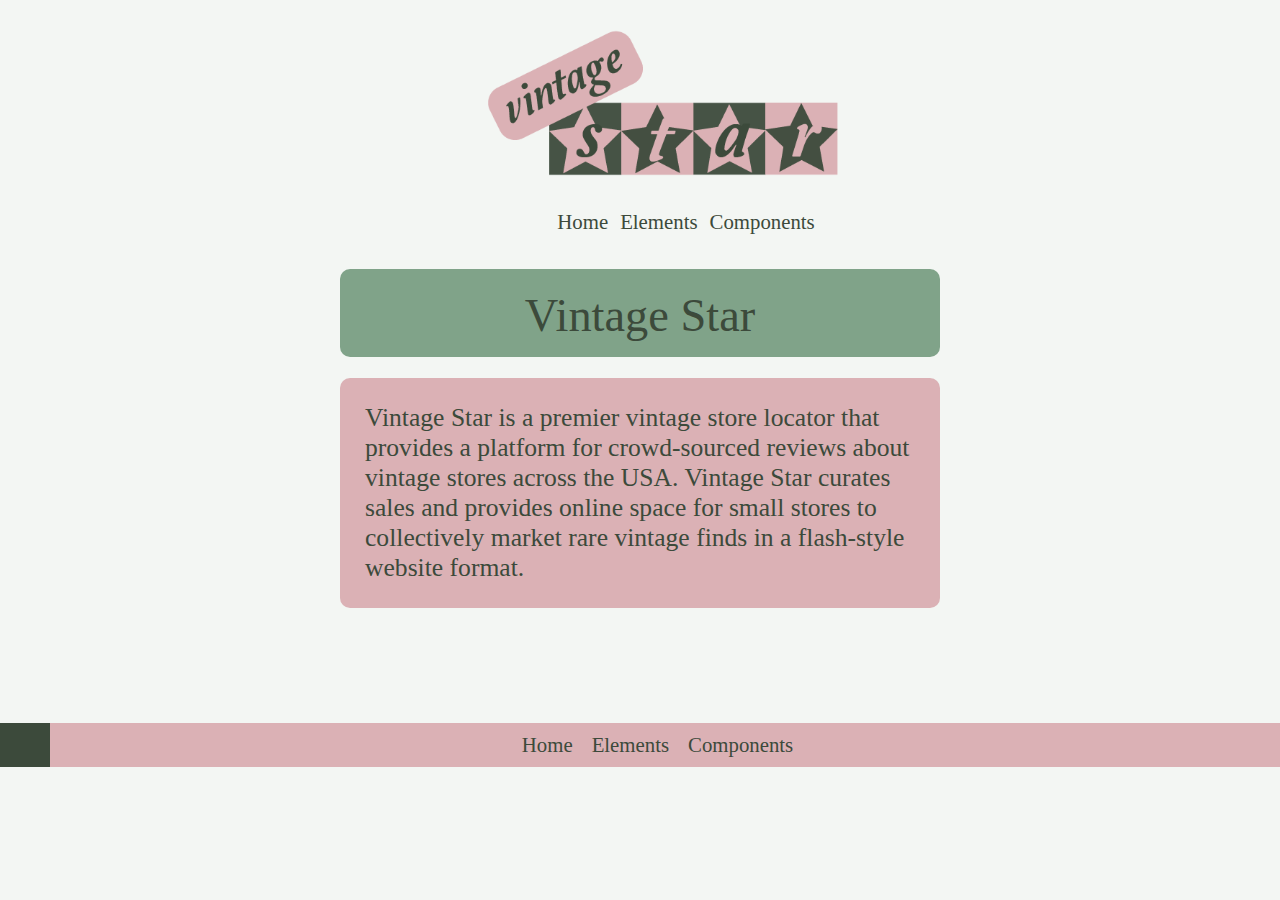
<file: index.html>
<!DOCTYPE html>
<html lang="en">
  <head>
    <title>Vintage Star</title>
    <link href="css/main.css" rel="stylesheet">
    <link rel="icon" href="img/vintagestarfavicon.png" type="image/png">
  <body>
    <header class="header">
      <figure class="header__figure--logo">
        <img src="img/vintagestarlogo.png" class="header__figure--logo" alt="Vintage Star" title="Vintage Star"/>
      </figure>
      <nav class= "header__navigation">
        <ul>
            <li class="header__navigation--link"><a href="index.html">Home</a></li>
            <li class="header__navigation--link"><a href="elements.html">Elements</a></li>
            <li class="header__navigation--link"><a href="components.html">Components</a></li>
          </ul>
      </nav>
    </header>
    <main class="main">
      <section class="main__section">
        <div class="main__section--index">
          <h1 class="background--lightgreen">Vintage Star</h1>
          <p class= "background--pink">Vintage Star is a premier vintage store locator that provides a platform for
            crowd-sourced reviews about vintage stores across the USA. Vintage Star curates
            sales and provides online space for small stores to collectively market rare vintage
            finds in a flash-style website format.</p>
      </section>
    </main>
    <footer class="footer">
         <nav class= "footer__navigation">
           <ul>
               <li class="footer__navigation--link"><a href="index.html">Home</a></li>
               <li class="footer__navigation--link"><a href="elements.html">Elements</a></li>
               <li class="footer__navigation--link"><a href="components.html">Components</a></li>
             </ul>
         </nav>
       </footer>
  </body>
</html>
</file>
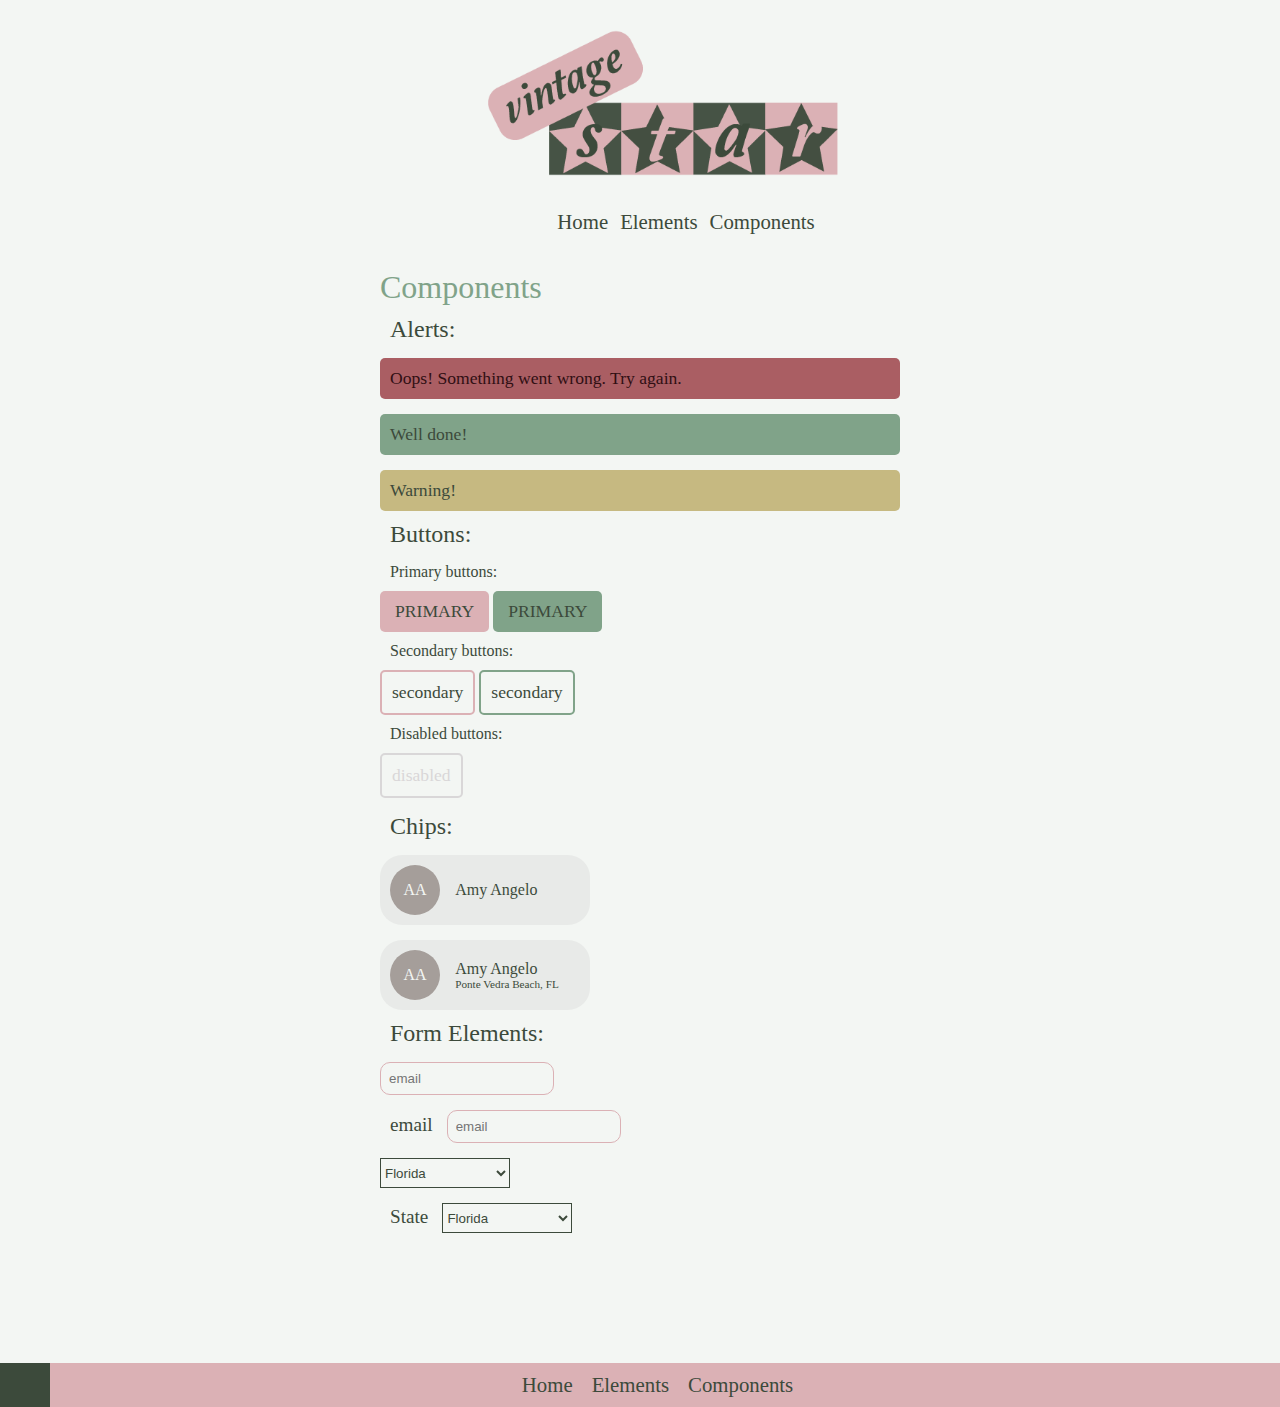
<file: components.html>
<!DOCTYPE html>
<html lang="en">
  <head>
    <title>Vintage Star Components</title>
    <link href="css/main.css" rel="stylesheet">
      <link rel="icon" href="img/vintagestarfavicon.png" type="image/png">
  </head>
  <body>
    <header class="header">
      <figure class="header__figure--logo">
        <img src="img/vintagestarlogo.png" class="header__figure--logo" alt="Vintage Star" title="Vintage Star"/>
      </figure>
      <nav class= "header__navigation">
        <ul>
            <li class="header__navigation--link"><a href="index.html">Home</a></li>
            <li class="header__navigation--link"><a href="elements.html">Elements</a></li>
            <li class="header__navigation--link"><a href="components.html">Components</a></li>
          </ul>
      </nav>
    </header>
    <main class="main">
      <section class="main__section--components">
        <h2 class="text--lightgreen">Components</h2>

        <!-- This is where your alerts go -->
        <section class="main__section--components">
            <h3>Alerts:</h3>
            <div class="item-container">
              <!-- Make sure you include error, success and notification -->
              <div class="alert--error">
                <p>Oops! Something went wrong. Try again. </p>
              </div>
            </div>
            <div class="item-container">
              <div class="alert--success">
                <p>Well done!</p>
              </div>
            </div>
              <div class="alert--warning">
                <p>Warning!</p>
              </div>
            </div>
        <!-- This is where your buttons go -->

          <h3>Buttons:</h3>
          <div class="item-container">
            <h5>Primary buttons:</h5>
            <div class="button--primarypink">
              <p>PRIMARY</p>
            </div>
            <div class="button--primarygreen">
              <p>PRIMARY</p>
            </div>
            <h5>Secondary buttons:</h5>
            <div class="button--secondarypink">
              <p>secondary</p>
            </div>
            <div class="button--secondarygreen">
              <p>secondary</p>
            </div>
            <h5>Disabled buttons:</h5>
            <div class="button--disabled">
              <p>disabled</p>
            </div>
            <!-- Make sure your button Primary, secondary and each have a hover state -->
          </div>
            </div>
        </section>

        <!-- This is where your chip goes -->
        <section class="main__section--components">
          <h3>Chips:</h3>
          <div class="item-container">
            <!-- Make sure you include a chip with a just a title and a chip with a title and description -->
            <div class="chip">
              <div class="chip__avatar">
                AA
              </div>
              <div class= "chip__text-container">
                <div class="chip__text--title">
                  Amy Angelo
                </div>
              </div>
            </div>
          </div>
            <div class="chip">
              <div class="chip__avatar">
                AA
              </div>
              <div class= "chip__text-container">
                <div class="chip__text--title">
                  Amy Angelo
                </div>
                <div class="chip__text--description">
                  Ponte Vedra Beach, FL <fieldset>
                  </div>
                  </fieldset>
              </div>
            </div>
        </section>

        <!-- This is where your form elements go -->
        <section class="main__section--components">
          <h3>Form Elements:</h3>
          <div class="item-container">
            <div class="form--element">
                <input type="text" name="email" id="email" placeholder="email"/>
            </div>
          </div>
          <div class="item-container">
            <div class="form--element">
              <label for= email>email</label>
              	<input type="text" name="email" id="email" placeholder="email"/>
            </div>
            <div class="item-container">
                <div class="form--element">
                  <select>
                      <option value="FL">Florida</option>
                      <option value="GA">Georiga</option>
                      <option value="CA">California</option>
                      <option value="NY">New York</option>
                    </select>
                </div>
            </div>
            <div class="item-container">
                <div class="form--element">
                  <label for= state>State</label>
                  <select>
                      <option value="FL">Florida</option>
                      <option value="GA">Georgia</option>
                      <option value="CA">California</option>
                      <option value="NY">New York</option>
                    </select>
                </div>
            </div>
          </div>
            <!-- Make sure you include a basic text input - with or without a label, a basic text input with an error and a basic select box - with or without a label -->
          </div>
        </section>

      </section>
      </section>
    </main>
    <footer class="footer">
       <nav class= "footer__navigation">
         <ul>
             <li class="footer__navigation--link"><a href="index.html">Home</a></li>
             <li class="footer__navigation--link"><a href="elements.html">Elements</a></li>
             <li class="footer__navigation--link"><a href="components.html">Components</a></li>
           </ul>
       </nav>
     </footer>
  </body>
</html>
</file>
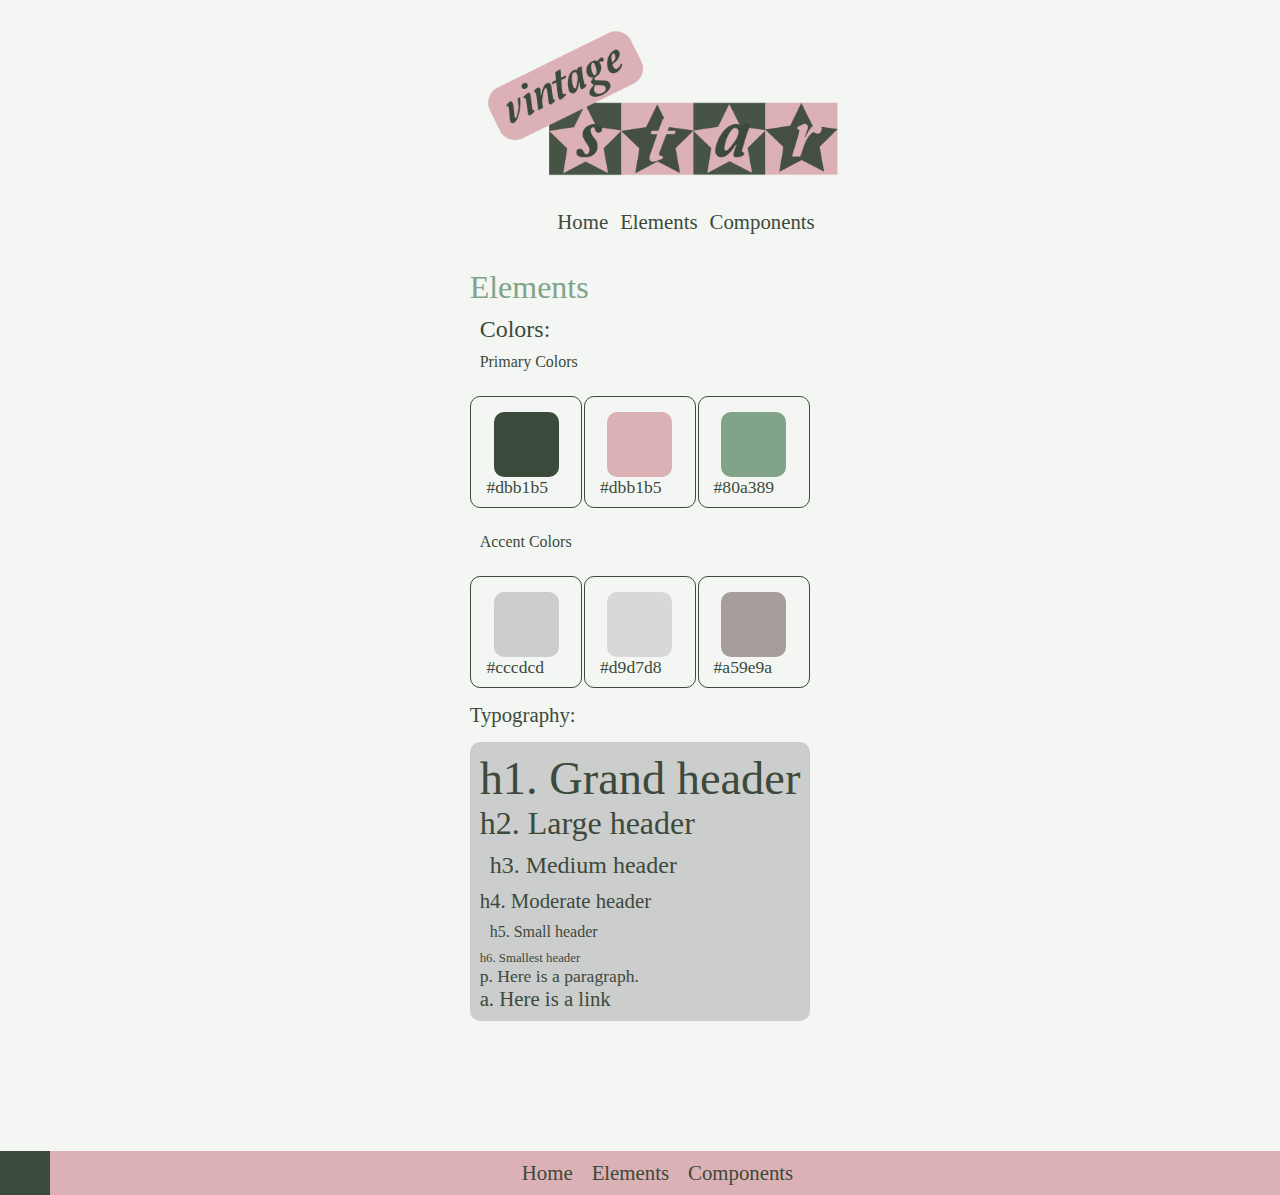
<file: elements.html>
<!DOCTYPE html>
<html lang="en">
  <head>
    <title>Vintage Star Elements</title>
    <link href="css/main.css" rel="stylesheet">
      <link rel="icon" href="img/vintagestarfavicon.png" type="image/png">
  </head>
  <body>
    <header class="header">
      <figure class="header__figure--logo">
        <img src="img/vintagestarlogo.png" class="header__figure--logo" alt="Vintage Star" title="Vintage Star"/>
      </figure>
      <nav class= "header__navigation">
        <ul>
            <li class="header__navigation--link"><a href="index.html">Home</a></li>
            <li class="header__navigation--link"><a href="elements.html">Elements</a></li>
            <li class="header__navigation--link"><a href="components.html">Components</a></li>
          </ul>
      </nav>
    </header>
    <main class="main">
      <section class="main__section--elements">
        <h2 class="text--lightgreen">Elements</h2>
        <!-- This is where your colors go -->
        <section class="main__section--elements">
          <div class= "main__section">
          <h3>Colors:</h3>
          <h5>Primary Colors</h5>
      <div class="flex-container">
      <div class="item-container">
        <div class="card">
            <div class="background--darkgreen color-block">&nbsp;</div>
            <p>#dbb1b5</p>
        </div>
      </div>
      <div class="item-container">
        <div class="card">
          <div class="background--pink color-block">&nbsp;</div>
            <p>#dbb1b5</p>
        </div>
      </div>
      <div class="item-container">
        <div class="card">
          <div class="background--lightgreen color-block" class="color-block__container">&nbsp;</div>
            <p>#80a389</p>
        </div>
          </div>
      </div>
              <h5>Accent Colors</h5>
          <div class= "flex-container">
          <div class="item-container">
            <div class="card">
              <div class="background--greengrey color-block" class="color-block__container">&nbsp;</div>
                <p>#cccdcd</p>
            </div>
          </div>
          <div class="item-container">
            <div class="card">
              <div class="background--pinkgrey color-block" class="color-block__container">&nbsp;</div>
                <p>#d9d7d8</p>
            </div>
          </div>
          <div class="item-container">
            <div class="card">
              <div class="background--brown color-block" class="color-block__container">&nbsp;</div>
                <p>#a59e9a</p>
            </div>
          </div>
        </div>
      </div>
      </div>
        </section>

        <!-- This is where your typography goes -->
        <section class="main__section--elements">
          <h4>Typography:</h4>
          <div class="item-container">
            <div class="main__section--typography background--greengrey">
            <h1>h1. Grand header</h1>
            <h2>h2. Large header </h2>
            <h3>h3. Medium header</h3>
            <h4>h4. Moderate header</h4>
            <h5>h5. Small header </h5>
            <h6>h6. Smallest header</h6>
            <p>p. Here is a paragraph.</p>
            <a>a. Here is a link</a>
          </div>
          </div>
        </section>

      </section>
    </main>
    <footer class="footer">
       <nav class= "footer__navigation">
         <ul>
             <li class="footer__navigation--link"><a href="index.html">Home</a></li>
             <li class="footer__navigation--link"><a href="elements.html">Elements</a></li>
             <li class="footer__navigation--link"><a href="components.html">Components</a></li>
           </ul>
       </nav>
     </footer>
  </body>
</html>
</file>
<file: css/main.css>
html,body,div,span,applet,object,iframe,h1,h2,h3,h4,h5,h6,p,blockquote,pre,a,abbr,acronym,address,big,cite,code,del,dfn,em,img,ins,kbd,q,s,samp,small,strike,strong,sub,sup,tt,var,b,u,i,center,dl,dt,dd,ol,ul,li,fieldset,form,label,legend,table,caption,tbody,tfoot,thead,tr,th,td,article,aside,canvas,details,embed,figure,figcaption,footer,header,hgroup,menu,nav,output,ruby,section,summary,time,mark,audio,video{margin:0;padding:0;border:0;font-size:100%;font:inherit;vertical-align:baseline}article,aside,details,figcaption,figure,footer,header,hgroup,menu,nav,section{display:block}ol,ul{list-style:none}blockquote,q{quotes:none}blockquote::before,blockquote::after{content:"";content:none}q::before,q::after{content:"";content:none}table{border-collapse:collapse;border-spacing:0}.background--darkgreen{background-color:#3c4a3b}.background--pink{background-color:#dbb1b5}.background--lightgreen{background-color:#80a389}.background--offwhite{background-color:#f3f6f3}.background--brown{background-color:#a59e9a}.background--greengrey{background-color:#cccdcd}.background--pinkgrey{background-color:#d9d7d8}.background--alertred{background-color:#aa5e63}.background--alertredfont{background-color:#300f13}.background--alertwarning{background-color:#c6b981}.background--darkgrey{background-color:#262626}.background--avatargrey{background-color:#e8eae8}.text--darkgrey{color:#262626}.text--darkgreen{color:#3c4a3b}.text--lightgreen{color:#80a389}body{background-color:#f3f6f3;font-family:'nunito';color:#3c4a3b}.header__figure--logo{width:275px;margin:auto;margin-top:15px}@media only screen and (min-width: 675px){.header__figure--logo{width:350px;padding-left:15px}}.header__navigation{display:flex;justify-content:center;padding:20px}@media only screen and (min-width: 675px){.header__navigation{margin-left:100px}}.header__navigation--link{display:inline;padding-right:8px}.main{padding:15px;display:flex;position:relative}.main__section{margin:25px 0;margin:auto}.main__section--index h1{text-align:center;padding:15px;border-radius:10px;padding-top:20px}.main__section--index p{border-radius:10px;padding:25px;margin-top:21px;width:245px}@media only screen and (min-width: 675px){.main__section--index p{width:440px;justify-content:center;font-size:1.6rem}}@media only screen and (min-width: 999px){.main__section--index p{width:550px;justify-content:center}}.main__section--typography{border-radius:10px;padding:10px}.main__section--components h3,.main__section--components h5{margin:10px}@media only screen and (min-width: 675px){.main__section--components{margin:auto}}.main__section--elements h3,.main__section--elements h5{margin:10px}@media only screen and (min-width: 675px){.main__section--elements{justify-content:center;margin:auto}}.item-container{margin:15px 0}.footer{background-color:#3c4a3b}.footer__navigation{display:flex;justify-content:center;margin-left:50px;background-color:#dbb1b5;margin-top:100px;padding:10px}.footer__navigation--link{display:inline;padding-right:15px}.footer__navigation--link :hover{color:#f3f6f3}.flex-container{width:100%;max-width:350px;display:flex;justify-content:space-around}@media only screen and (min-width: 675px){.flex-container{max-width:450px}}h1,h2,h3,h4,h5,h6,a{color:#3c4a3b;font-family:'lora'}h1{font-size:2.9rem}h2{font-size:2rem}h3{font-size:1.5rem}h4{font-size:1.3rem}h5{font-size:1rem}h6{font-size:.80rem}p{font-size:1.1rem}a{font-size:1rem;text-decoration:none}@media only screen and (min-width: 675px){a{font-size:1.3rem}}a:hover{color:#dbb1b5}.alert--error{width:90%;background-color:#aa5e63;color:#300f13;border-radius:5px;padding:10px;display:inline-block}@media only screen and (min-width: 675px){.alert--error{width:350px}}@media only screen and (min-width: 999px){.alert--error{width:500px}}.alert--success{width:90%;background-color:#80a389;color:#3c4a3b;border-radius:5px;padding:10px;display:inline-block}@media only screen and (min-width: 675px){.alert--success{width:350px}}@media only screen and (min-width: 999px){.alert--success{width:500px}}.alert--warning{width:90%;background-color:#c6b981;color:#3c4a3b;border-radius:5px;padding:10px;display:inline-block}@media only screen and (min-width: 675px){.alert--warning{width:350px}}@media only screen and (min-width: 999px){.alert--warning{width:500px}}.button--primarypink{background-color:#dbb1b5;color:#3c4a3b;border-radius:5px;padding:10px 15px;text-align:center;display:inline-block}.button--primarypink:hover{background-color:#dbb1b5;color:#f3f6f3;border-radius:5px;padding:10px 15px;text-align:center;display:inline-block}.button--primarygreen{background-color:#80a389;color:#3c4a3b;border-radius:5px;padding:10px 15px;text-align:center;display:inline-block}.button--primarygreen:hover{background-color:#80a389;color:#f3f6f3;border-radius:5px;padding:10px 15px;text-align:center;display:inline-block}.button--secondarypink{background-color:#f3f6f3;border-color:#dbb1b5;border-style:solid;color:#3c4a3b;border-radius:5px;border-width:2px;padding:10px;display:inline-block}.button--secondarypink:hover{background-color:#dbb1b5;border-color:#f3f6f3;border-style:solid;color:#f3f6f3;border-radius:5px;border-width:2px;padding:10px;display:inline-block}.button--secondarygreen{background-color:#f3f6f3;border-color:#80a389;border-style:solid;color:#3c4a3b;border-radius:5px;border-width:2px;padding:10px;display:inline-block}.button--secondarygreen:hover{background-color:#80a389;border-color:#f3f6f3;border-style:solid;color:#f3f6f3;border-radius:5px;border-width:2px;padding:10px;display:inline-block}.button--disabled{background-color:#f3f6f3;border-color:#d9d7d8;border-style:solid;color:#d9d7d8;border-radius:5px;border-width:2px;padding:10px;display:inline-block}.card{padding:15px;background-color:#f3f6f3;border:1.2px solid #3c4a3b;width:65px;height:65px;border-radius:10px}@media only screen and (min-width: 675px){.card{width:80px;height:80px}}.card .color-block{width:55px;height:55px;margin:auto;border-radius:10px}@media only screen and (min-width: 675px){.card .color-block{width:65px;height:65px}}.chip{display:flex;align-items:center;background-color:#e8eae8;max-width:190px;padding:10px;border-radius:22px}.chip__avatar{width:50px;height:50px;background-color:#a59e9a;color:#f3f6f3;border-radius:50%;display:inline-flex;align-items:center;justify-content:center;margin-right:8%}.chip__text-container{display:inline-flex;flex-direction:column;flex-wrap:wrap}.chip__text--description{font-family:'lora';font-size:.7rem}label{font-size:1rem;color:#3c4a3b;padding:10px}@media only screen and (min-width: 999px){label{font-size:1.2rem}}.form--element input{border:1px, solid;background:transparent;border-color:#dbb1b5;border-radius:10px;border-style:solid;padding:.5rem}@media only screen and (min-width: 999px){.form--element input{width:30%;height:15px}}.form--element select{background-color:transparent;border-color:#3c4a3b;color:#3c4a3b}@media only screen and (min-width: 999px){.form--element select{width:25%;height:30px}}
/*# sourceMappingURL=main.css.map */
</file>
